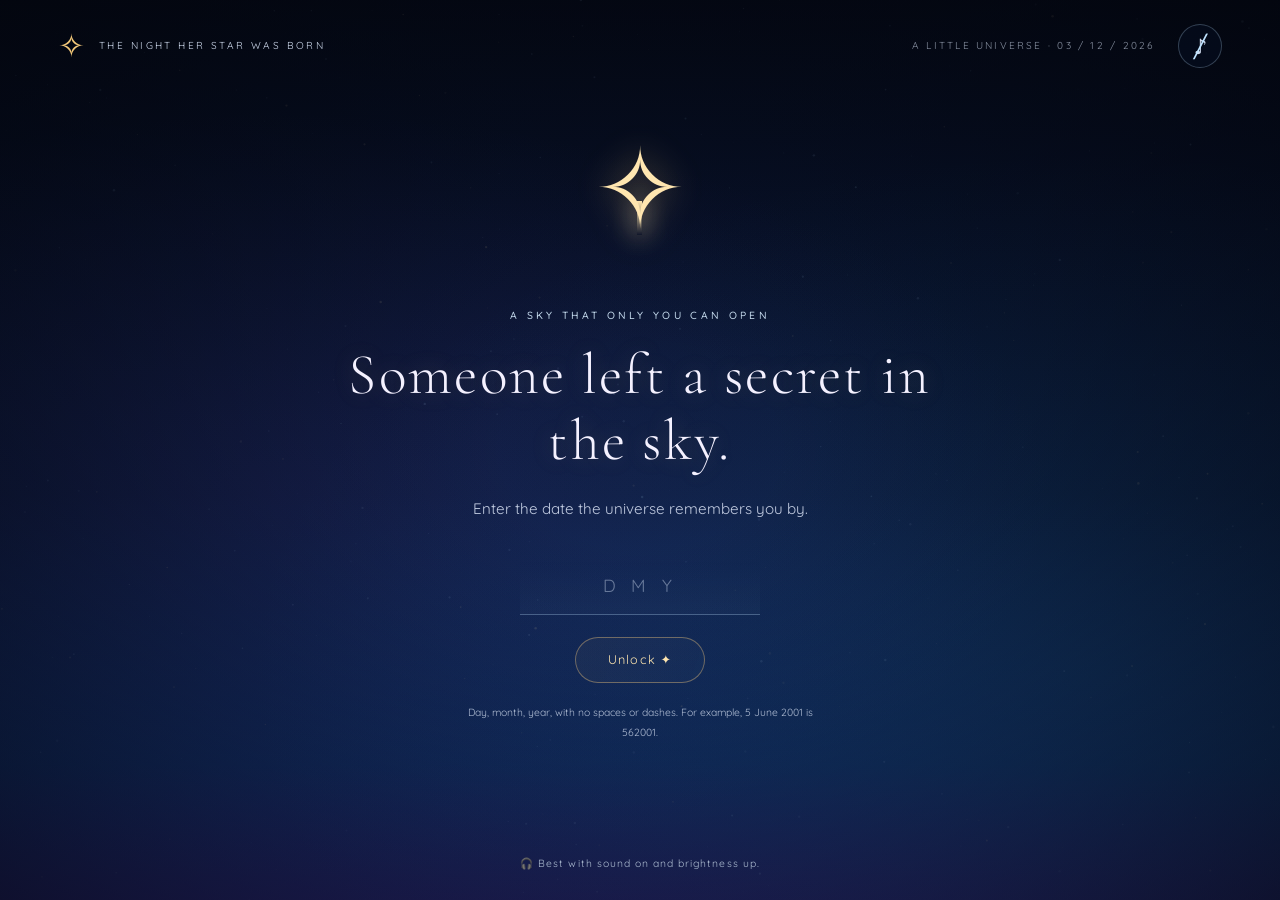
<file: index.html>
<!doctype html>
<html lang="en">
  <head>
    <meta charset="UTF-8" />
    <meta
      name="viewport"
      content="width=device-width, initial-scale=1, viewport-fit=cover"
    />
    <meta name="theme-color" content="#08122b" />
    <meta
      name="description"
      content="A little sky, a midnight wish, and a star born just for you."
    />
    <title>A star for Shaista ✨</title>
    <link rel="preconnect" href="https://fonts.googleapis.com" />
    <link rel="preconnect" href="https://fonts.gstatic.com" crossorigin />
    <link
      href="https://fonts.googleapis.com/css2?family=Caveat:wght@500&family=Cormorant+Garamond:ital,wght@0,300;0,500;1,500&family=Great+Vibes&family=Quicksand:wght@400;500&display=swap"
      rel="stylesheet"
    />
    <link rel="stylesheet" href="style.css" />
    <script src="script.js" defer></script>
  </head>
  <body data-scene="gate">
    <div class="sky" aria-hidden="true"></div>
    <div class="aurora" aria-hidden="true"></div>
    <canvas id="starfield" aria-hidden="true"></canvas>
    <div class="vignette" aria-hidden="true"></div>
    <div id="effects" aria-hidden="true"></div>
    <header class="site-header">
      <a
        class="wordmark"
        href="./index.html"
        aria-label="The night her star was born"
        ><span>✧</span><span id="brand"></span></a
      ><span class="edition" id="edition"></span
      ><button
        id="sound"
        class="icon-button"
        aria-label="Unmute sound"
        aria-pressed="false"
      >
        ♪<span class="sound-slash">╱</span>
      </button>
    </header>
    <main id="story">
      <section id="gate" class="scene active" aria-labelledby="gate-title">
        <div class="gate-content">
          <div class="keyhole" aria-hidden="true"><span>✧</span><i></i></div>
          <p class="eyebrow" data-copy="gateEyebrow"></p>
          <h1 id="gate-title" data-copy="gateTitle"></h1>
          <p class="subtitle" data-copy="gateSub"></p>
          <div class="gate-controls">
            <label
              class="sr-only"
              for="password"
              data-copy="passwordLabel"
            ></label
            ><input
              id="password"
              type="text"
              inputmode="numeric"
              autocomplete="off"
              maxlength="24"
              placeholder="D M Y"
              aria-describedby="password-hint gate-message"
            /><button id="unlock" class="pill" data-copy="unlock"></button>
          </div>
          <p id="password-hint" class="hint" data-copy="passwordHint"></p>
          <p id="gate-message" class="gate-message" aria-live="polite"></p>
        </div>
        <p class="scene-footer" data-copy="soundHint"></p>
      </section>
      <section
        id="locked"
        class="scene"
        aria-label="Waiting for midnight"
        inert
      >
        <div class="centered">
          <span class="waiting-star">✦</span>
          <h1 id="locked-line" aria-live="polite"></h1>
          <p id="clock" class="eyebrow" aria-live="off"></p>
          <p id="sky-hint" class="hint"></p>
        </div>
      </section>
      <section
        id="countdown"
        class="scene"
        aria-label="The last ten seconds"
        inert
      >
        <div class="centered">
          <p class="eyebrow" data-copy="countdownEyebrow"></p>
          <div class="count-halo"></div>
          <div id="number" aria-live="polite">10</div>
          <span class="waiting-star">✦</span>
        </div>
      </section>
      <section id="birth" class="scene" aria-label="A star is born" inert>
        <div id="birth-stars"></div>
        <canvas id="name-stars" aria-hidden="true"></canvas>
        <div class="centered birth-copy">
          <p class="eyebrow" data-copy="birthEyebrow"></p>
          <h1 id="birthday-title"></h1>
          <p id="birthday-sub" class="subtitle"></p>
        </div>
      </section>
      <section id="galaxy" class="scene" aria-labelledby="galaxy-title" inert>
        <div class="galaxy-heading">
          <p class="eyebrow" data-copy="galaxyEyebrow"></p>
          <h1 id="galaxy-title" data-copy="galaxyTitle"></h1>
        </div>
        <button class="moon" id="moon" aria-label="Moon"></button>
        <div id="constellations"></div>
        <button class="own-star" id="own-star" aria-label="Your own star">
          ✦</button
        ><button class="corner-star" id="corner-star" aria-label="A quiet star">
          ✧</button
        ><button id="shooting-star" aria-label="Catch a shooting star"></button>
        <div class="galaxy-footer">
          <p class="hint" id="guide" data-copy="guide"></p>
          <p class="eyebrow" id="progress"></p>
        </div>
      </section>
      <section
        id="secret"
        class="scene"
        aria-label="The secret nineteenth star"
        inert
      >
        <div class="centered">
          <p id="secret-line" class="eyebrow" data-copy="secretLine"></p>
          <button id="secret-star" aria-label="Open star nineteen">
            ✦<small data-copy="star19"></small>
          </button>
        </div>
        <article id="letter-panel" class="letter-panel" hidden>
          <div id="letter" aria-live="polite"></div>
          <button
            id="continue"
            class="pill"
            data-copy="continue"
            hidden
          ></button>
        </article>
      </section>
      <section id="wish" class="scene" aria-labelledby="wish-title" inert>
        <div class="centered">
          <p class="eyebrow" data-copy="wishEyebrow"></p>
          <h1 id="wish-title" data-copy="wishTitle"></h1>
          <button
            id="candle"
            aria-label="Hold for 2.2 seconds to blow out the candle"
          >
            <span class="flame"></span><span class="wick"></span
            ><span class="wax"></span><span class="smoke"></span>
          </button>
          <p id="wish-hint" class="hint" data-copy="wishHint"></p>
        </div>
      </section>
      <section id="dawn" class="scene" aria-label="A new day" inert>
        <div class="dawn-content">
          <p class="eyebrow" data-copy="dawnEyebrow"></p>
          <h1 id="final-line"></h1>
          <article id="certificate" class="certificate">
            <span class="certificate-star">✦</span>
            <p class="eyebrow" data-copy="certificateTitle"></p>
            <h2 id="certificate-name"></h2>
            <p id="certificate-date"></p>
            <p id="certificate-named"></p>
            <em data-copy="certificateMotto"></em>
            <p id="signature"></p>
          </article>
          <div class="final-buttons">
            <button id="replay" class="pill" data-copy="replay"></button
            ><button id="save" class="pill" data-copy="save"></button>
          </div>
        </div>
      </section>
    </main>
    <div id="modal" class="modal" hidden>
      <article
        class="glass"
        role="dialog"
        aria-modal="true"
        aria-labelledby="card-title"
        tabindex="-1"
      >
        <button
          id="close-card"
          class="close icon-button"
          aria-label="Close card"
        >
          ×
        </button>
        <div id="card-content"></div>
      </article>
    </div>
    <span id="preview-tag" hidden></span>
    <div id="cinema-start" hidden><p data-copy="cinemaStart"></p></div>
    <div id="blackout" aria-hidden="true"></div>
    <noscript>This sky needs JavaScript. Please enable it to begin.</noscript>
  </body>
</html>
</file>
<file: style.css>
:root {
  --void: #02040b;
  --night-0: #050a18;
  --night-1: #08122b;
  --navy: #0b1b3f;
  --blue: #12306b;
  --indigo: #2a2a7a;
  --violet: #5b3a9e;
  --teal: #1f8aa6;
  --rose: #d98cab;
  --gold: #f4c97a;
  --gold-soft: #ffe6b0;
  --starwhite: #f4f1ff;
  --ice: #bfe3ff;
  --glass-bg: rgba(10, 20, 50, 0.55);
  --glass-line: rgba(191, 227, 255, 0.25);
  --ease: cubic-bezier(0.22, 1, 0.36, 1);
}
* {
  box-sizing: border-box;
}
html,
body {
  margin: 0;
  width: 100%;
  height: 100%;
  overflow: hidden;
  overscroll-behavior: none;
}
body {
  background: var(--night-0);
  color: var(--starwhite);
  font:
    400 1.05rem/1.7 Quicksand,
    system-ui,
    sans-serif;
  touch-action: manipulation;
}
button,
input,
a {
  -webkit-tap-highlight-color: transparent;
}
button,
input {
  font: inherit;
}
button {
  color: inherit;
  cursor: pointer;
}
button:focus-visible,
a:focus-visible,
input:focus-visible {
  outline: 2px solid var(--gold);
  outline-offset: 6px;
}
button {
  min-width: 44px;
  min-height: 44px;
}
button:disabled {
  cursor: default;
}
h1,
h2,
p {
  margin: 0;
}
h1 {
  font:
    300 clamp(1.8rem, 6vw, 3.6rem)/1.14 "Cormorant Garamond",
    Georgia,
    serif;
  letter-spacing: 0.04em;
  text-shadow: 0 0 24px #f4c97a35;
}
h2 {
  font:
    300 2.5rem/1.2 "Cormorant Garamond",
    Georgia,
    serif;
}
button {
  border: 0;
  background: none;
}
a {
  color: inherit;
  text-decoration: none;
}
[hidden] {
  display: none !important;
}
.sky,
.aurora,
.vignette,
#starfield,
#effects,
#blackout {
  position: fixed;
  inset: 0;
  pointer-events: none;
}
.sky {
  background: linear-gradient(
    180deg,
    var(--night-0),
    var(--night-1) 25%,
    var(--navy) 55%,
    var(--blue) 85%,
    var(--indigo)
  );
  transition: opacity 2s;
}
.sky:after {
  content: "";
  position: absolute;
  inset: 0;
  background: linear-gradient(
    180deg,
    #101830,
    #34375a 35%,
    #845b85 65%,
    #d49199 85%,
    #f4c97a
  );
  opacity: 0;
  transition: opacity 14s;
}
.aurora {
  background:
    radial-gradient(ellipse at 22% 55%, #5b3a9e22, transparent 55%),
    radial-gradient(ellipse at 85% 75%, #1f8aa620, transparent 55%);
  animation: aurora 60s ease-in-out infinite alternate;
}
.vignette {
  background: radial-gradient(ellipse, transparent 15%, #02040baf 100%);
}
#starfield {
  width: 100%;
  height: 100%;
}
.site-header {
  position: fixed;
  top: 0;
  left: 0;
  right: 0;
  z-index: 15;
  display: flex;
  align-items: center;
  gap: 24px;
  padding: calc(24px + env(safe-area-inset-top)) 4.5vw;
  color: #cfdaed;
}
.wordmark {
  display: flex;
  gap: 12px;
  align-items: center;
  font-size: 0.63rem;
  letter-spacing: 0.24em;
  text-transform: uppercase;
}
.wordmark > span:first-child {
  font: 32px Georgia;
  color: var(--gold);
}
.edition {
  margin-left: auto;
  font-size: 0.63rem;
  letter-spacing: 0.22em;
  text-transform: uppercase;
  opacity: 0.65;
}
.icon-button {
  position: relative;
  border: 1px solid var(--glass-line);
  border-radius: 50%;
  background: #08122b55;
  font-size: 21px;
  width: 44px;
  height: 44px;
  line-height: 1;
}
.sound-slash {
  position: absolute;
  inset: 10px;
  font-size: 22px;
  color: var(--ice);
}
.scene {
  position: absolute;
  inset: 0;
  min-height: 100vh;
  min-height: 100dvh;
  opacity: 0;
  visibility: hidden;
  pointer-events: none;
  transition:
    opacity 1.6s var(--ease),
    visibility 1.6s;
  display: grid;
  place-items: center;
  padding: 100px 24px 65px;
}
.scene.active {
  opacity: 1;
  visibility: visible;
  pointer-events: auto;
}
.centered {
  text-align: center;
  width: min(900px, 100%);
  position: relative;
}
.eyebrow {
  font:
    500 0.7rem/1.7 Quicksand,
    system-ui,
    sans-serif;
  letter-spacing: 0.32em;
  text-transform: uppercase;
  color: #c4d9ec;
}
.subtitle {
  color: #c1cbe0;
  font-size: 0.95rem;
  line-height: 1.8;
}
.hint {
  font-size: 0.72rem;
  color: #aebbd2;
  line-height: 1.9;
}
.gate-content {
  text-align: center;
  width: min(800px, 100%);
  margin-top: -2vh;
}
.keyhole {
  height: 137px;
  position: relative;
  width: 100px;
  margin: 0 auto 35px;
  filter: drop-shadow(0 0 18px #f4c97a75);
  animation: breathe 4s ease-in-out infinite;
}
.keyhole > span {
  font: 110px/1 Georgia;
  color: var(--gold-soft);
}
.keyhole i {
  position: absolute;
  left: 47px;
  top: 66px;
  width: 5px;
  height: 34px;
  background: linear-gradient(var(--gold-soft), transparent);
  box-shadow: 0 0 24px #ffe6b0;
}
.gate-content h1 {
  max-width: 680px;
  margin: 19px auto 20px;
}
.gate-content h1 em {
  color: var(--gold-soft);
  font-weight: 300;
}
.gate-controls {
  display: flex;
  flex-direction: column;
  align-items: center;
  gap: 22px;
  margin-top: 32px;
}
input {
  border: 0;
  border-bottom: 1px solid #bfe3ff50;
  background: linear-gradient(0deg, #bfe3ff07, transparent);
  color: var(--starwhite);
  padding: 13px 18px;
  width: 240px;
  text-align: center;
  letter-spacing: 0.3em;
  outline: none;
  font-size: 1.1rem;
  border-radius: 0;
}
input::placeholder {
  color: #bac7dd80;
}
.pill {
  border: 1px solid #f4c97a66;
  border-radius: 40px;
  background: linear-gradient(110deg, #f4c97a0b, #bfe3ff06);
  padding: 11px 32px;
  min-height: 46px;
  color: var(--gold-soft);
  font-size: 0.79rem;
  letter-spacing: 0.1em;
  transition:
    background 0.4s,
    box-shadow 0.4s;
}
.pill:hover {
  background: #f4c97a16;
  box-shadow: 0 0 28px #f4c97a12;
}
#password-hint {
  max-width: 350px;
  margin: 20px auto 0;
  font-size: 0.65rem;
}
.gate-message {
  min-height: 38px;
  font-size: 0.75rem;
  color: var(--gold-soft);
  margin-top: 10px;
}
.scene-footer {
  position: absolute;
  bottom: calc(27px + env(safe-area-inset-bottom));
  font-size: 0.65rem;
  letter-spacing: 0.1em;
  color: #acbbd0;
}
.waiting-star {
  display: block;
  font-size: 25px;
  color: var(--gold-soft);
  text-shadow: 0 0 30px var(--gold);
  animation: breathe 3s infinite;
}
.centered h1 {
  margin: 27px auto;
}
#locked-line {
  min-height: 100px;
  transition:
    opacity 0.7s,
    filter 0.7s;
}
#clock {
  font-size: 0.68rem;
}
#sky-hint {
  margin-top: 35px;
  opacity: 0;
  transition: opacity 2s;
}
body[data-scene="locked"] .aurora,
body[data-scene="countdown"] .aurora {
  opacity: 0.25;
}
body[data-scene="countdown"] .sky {
  opacity: 0.4;
}
#number {
  font:
    300 clamp(7rem, 32vw, 18rem)/1.2 "Cormorant Garamond",
    Georgia,
    serif;
  text-shadow: 0 0 60px #f4c97a55;
  position: relative;
}
.count-beat {
  animation: countbeat 1s var(--ease);
}
.count-halo {
  position: absolute;
  top: 50%;
  left: 50%;
  width: var(--halo, 90px);
  height: var(--halo, 90px);
  border: 1px solid #f4c97a30;
  border-radius: 50%;
  transform: translate(-50%, -50%);
  box-shadow: 0 0 60px #f4c97a16;
  transition:
    width 1s,
    height 1s;
}
#birth-stars {
  position: absolute;
  inset: 0;
  overflow: hidden;
}
.birth-star {
  position: absolute;
  left: 50%;
  top: 50%;
  font-size: 15px;
  color: var(--gold-soft);
  text-shadow: 0 0 22px var(--gold);
  animation: spiral 4s var(--ease) both;
  animation-delay: var(--delay);
}
#name-stars {
  position: absolute;
  inset: 0;
  width: 100%;
  height: 100%;
}
.birth-copy {
  opacity: 0;
  transition: opacity 2s;
}
.birth-copy.visible {
  opacity: 1;
}
#birthday-sub {
  opacity: 0;
  transition: opacity 2s;
}
.galaxy-heading {
  position: absolute;
  top: 112px;
  text-align: center;
  pointer-events: none;
}
.galaxy-heading h1 {
  font-size: clamp(2rem, 4vw, 3rem);
  margin-top: 8px;
}
#constellations {
  position: absolute;
  inset: 180px 8% 100px;
  transition: transform 0.9s var(--ease);
}
.cluster {
  position: absolute;
  left: var(--x);
  top: var(--y);
  width: 165px;
  height: 115px;
  transform: translate(-50%, -50%);
  transition:
    opacity 0.9s,
    transform 0.9s;
  color: var(--accent);
}
.cluster svg {
  position: absolute;
  inset: 0;
  width: 100%;
  height: 100%;
  overflow: visible;
}
.cluster path {
  fill: none;
  stroke: currentColor;
  stroke-width: 0.6;
  opacity: 0.45;
}
.cluster circle {
  fill: currentColor;
  filter: drop-shadow(0 0 5px currentColor);
}
.cluster-label {
  position: absolute;
  top: 82px;
  left: 50%;
  transform: translateX(-50%);
  white-space: nowrap;
  font-size: 0.77rem;
  letter-spacing: 0.08em;
  color: var(--starwhite);
}
.cluster-label small {
  display: block;
  font-size: 0.54rem;
  letter-spacing: 0.22em;
  text-transform: uppercase;
  color: #aebed7;
  margin-top: 4px;
}
.cluster .cluster-open {
  position: absolute;
  inset: 0;
  width: 100%;
  height: 100%;
  z-index: 2;
}
.cluster.done {
  color: var(--gold) !important;
}
.cluster.done .cluster-label {
  color: var(--gold-soft);
}
.cluster.focused {
  z-index: 5;
  transform: translate(-50%, -50%) scale(1.4);
}
#constellations.focused .cluster:not(.focused) {
  opacity: 0.18;
}
.star-choice {
  position: absolute;
  border-radius: 50%;
  padding: 0;
  color: var(--accent);
  font-size: 19px;
  transform: translate(-50%, -50%);
  text-shadow: 0 0 13px currentColor;
  animation: breathe 3s infinite;
  z-index: 3;
}
.star-choice.seen {
  color: var(--gold);
  animation: none;
}
.cluster:not(.focused) .star-choice {
  pointer-events: none;
  opacity: 0;
}
.cluster.focused .cluster-open {
  pointer-events: none;
}
.own-star {
  position: absolute;
  top: 50%;
  left: 50%;
  transform: translate(-50%, -50%);
  color: var(--gold-soft);
  font-size: 32px;
  text-shadow: 0 0 35px var(--gold);
  animation: glow 3s infinite;
}
.moon {
  position: absolute;
  top: 105px;
  right: 8%;
  width: 65px;
  height: 65px;
  border-radius: 50%;
  background:
    radial-gradient(circle at 30% 36%, #bec8d633 0 9%, transparent 10%),
    radial-gradient(circle at 65% 65%, #bcc1ce44 0 15%, transparent 16%),
    radial-gradient(circle at 35% 35%, #fff2d9, #d7d8df 60%, #98abc3);
  box-shadow:
    0 0 45px #bfe3ff24,
    inset -12px -8px 15px #0b1b3f70;
  opacity: 0.8;
}
.corner-star {
  position: absolute;
  bottom: 20px;
  left: 10px;
  opacity: 0.35;
  color: var(--ice);
}
.galaxy-footer {
  position: absolute;
  bottom: 28px;
  text-align: center;
  padding: 0 20px;
}
.galaxy-footer .eyebrow {
  font-size: 0.59rem;
  margin-top: 13px;
}
.firefly {
  position: absolute;
  left: 18%;
  top: 36%;
  width: 5px;
  height: 5px;
  background: var(--gold-soft);
  border-radius: 50%;
  box-shadow: 0 0 18px 5px #f4c97a66;
  animation: firefly 5s ease-in-out infinite;
  pointer-events: none;
}
#shooting-star {
  position: absolute;
  top: 20%;
  left: -150px;
  width: 100px;
  height: 56px;
  opacity: 0;
  z-index: 8;
}
#shooting-star:before {
  content: "";
  display: block;
  height: 1px;
  width: 100px;
  background: linear-gradient(90deg, transparent, var(--ice));
  box-shadow: 0 0 8px var(--ice);
}
#shooting-star.shooting {
  animation: shoot 1.4s linear;
}
.modal {
  position: fixed;
  inset: 0;
  z-index: 30;
  background: #02040b77;
  backdrop-filter: blur(6px);
  display: grid;
  place-items: center;
  padding: 24px;
  opacity: 0;
  transition: opacity 0.45s;
}
.modal.open {
  opacity: 1;
}
.glass {
  width: min(480px, 100%);
  max-height: 85vh;
  max-height: 85dvh;
  overflow: auto;
  position: relative;
  background: var(--glass-bg);
  backdrop-filter: blur(18px);
  border: 1px solid var(--glass-line);
  border-radius: 22px;
  padding: 3.5rem 1.6rem 2rem;
  text-align: center;
  box-shadow: 0 0 70px
    color-mix(in srgb, var(--accent, var(--ice)) 15%, transparent);
  transform: translateY(24px) scale(0.92);
  filter: blur(12px);
  transition:
    transform 0.7s var(--ease),
    filter 0.7s,
    opacity 0.45s;
}
.modal.open .glass {
  transform: none;
  filter: blur(0);
}
.close {
  position: absolute;
  top: 12px;
  right: 12px;
  z-index: 2;
  font-size: 26px;
  background: #08122b80;
}
.card-text {
  font:
    500 italic clamp(1.6rem, 5vw, 2.2rem)/1.5 "Cormorant Garamond",
    Georgia,
    serif;
  margin: 22px 0;
}
.card-title {
  font-size: 0.7rem;
  letter-spacing: 0.2em;
  text-transform: uppercase;
  color: var(--ice);
}
.card-from {
  font-size: 0.67rem;
  letter-spacing: 0.12em;
  color: var(--gold-soft);
}
.card-nav {
  display: flex;
  justify-content: center;
  gap: 14px;
  margin-top: 26px;
}
.polaroid {
  background: #f4f1ff;
  padding: 12px 12px 18px;
  color: var(--navy);
  transform: rotate(-1.5deg);
  border-radius: 2px;
}
.photo {
  aspect-ratio: 4/5;
  width: 100%;
  position: relative;
  overflow: hidden;
  background:
    radial-gradient(ellipse at 80% 80%, #288e9a, transparent 60%),
    radial-gradient(ellipse at 25% 25%, #62508c, transparent 65%),
    linear-gradient(#0b1b3f, #29397b);
  display: grid;
  place-items: center;
  color: var(--gold-soft);
  font-size: 32px;
  cursor: zoom-in;
}
.photo:before {
  content: "·　✧　　　 ·\A　　　·　　✦\A　·　　　　　·";
  white-space: pre;
  position: absolute;
  inset: 20px;
  font-size: 18px;
  opacity: 0.5;
  line-height: 4;
}
.photo img {
  position: absolute;
  width: 100%;
  height: 100%;
  object-fit: cover;
  transition: transform 0.8s;
}
.photo.zoomed img {
  transform: scale(1.4);
}
.polaroid p {
  font:
    500 1.4rem/1.3 Caveat,
    cursive;
  margin: 16px 0 6px;
}
.polaroid small {
  font-size: 0.64rem;
}
.poem-line {
  opacity: 0;
  animation: textin 1.2s var(--ease) forwards;
  animation-delay: var(--delay);
  font:
    500 1.4rem/1.8 "Cormorant Garamond",
    Georgia,
    serif;
  color: var(--gold-soft);
}
.forecast {
  animation: flip 0.7s var(--ease);
}
.ticket {
  border: 1px dashed var(--gold);
  padding: 25px 15px;
  border-radius: 12px;
  background: linear-gradient(110deg, transparent, #f4c97a14, transparent);
}
.ticket h2 {
  padding-bottom: 20px;
  border-bottom: 1px dashed #f4c97a77;
}
.envelope {
  font-size: 50px;
  animation: textin 1.4s;
}
.equalizer {
  display: flex;
  gap: 5px;
  justify-content: center;
  height: 38px;
  align-items: center;
  margin: 20px;
}
.equalizer i {
  width: 4px;
  height: 25px;
  background: var(--gold);
  animation: breathe 1.7s infinite alternate;
}
.equalizer i:nth-child(2) {
  animation-delay: 0.6s;
}
.equalizer i:nth-child(3) {
  animation-delay: 1.1s;
}
#secret-star {
  font: 110px/1 Georgia;
  color: var(--gold-soft);
  text-shadow: 0 0 50px var(--gold);
  margin-top: 40px;
  animation: descend 7s var(--ease) both;
}
#secret-star small {
  display: block;
  font:
    500 0.7rem Quicksand,
    system-ui;
  letter-spacing: 0.25em;
  margin-top: 26px;
}
.letter-panel {
  position: absolute;
  inset: 95px max(20px, calc((100% - 800px) / 2)) 25px;
  padding: 32px clamp(20px, 5vw, 60px);
  border: 1px solid var(--glass-line);
  border-radius: 22px;
  background: linear-gradient(120deg, #0b1b3ff5, #08122bf2);
  overflow: auto;
  box-shadow: 0 0 70px #f4c97a0b;
}
#letter {
  font:
    500 clamp(1.25rem, 3.4vw, 1.7rem)/1.8 Caveat,
    cursive;
}
#letter p {
  margin-bottom: 20px;
}
#letter p:last-child {
  font-size: 1.3em;
  color: var(--gold-soft);
}
#letter .typing:after {
  content: "│";
  animation: glow 1s infinite;
}
.letter-panel .pill {
  display: block;
  margin: 30px auto 10px;
}
#candle {
  position: relative;
  display: block;
  margin: 95px auto 50px;
  width: 110px;
  height: 180px;
  animation: float 5s ease-in-out infinite;
  touch-action: none;
}
.wax {
  position: absolute;
  left: 25px;
  top: 35px;
  width: 60px;
  height: 135px;
  background: linear-gradient(90deg, #a49183, #fae6bf 40%, #d0b897);
  border-radius: 6px 6px 10px 10px;
  box-shadow: 0 0 90px #f4c97a19;
}
.wax:before {
  content: "";
  position: absolute;
  top: -5px;
  left: 0;
  right: 0;
  height: 11px;
  border-radius: 50%;
  background: #fff0d0;
}
.wick {
  position: absolute;
  top: 23px;
  left: 53px;
  width: 3px;
  height: 15px;
  background: #332927;
  z-index: 1;
}
.flame {
  position: absolute;
  left: 40px;
  top: -30px;
  width: 31px;
  height: 58px;
  border-radius: 50% 50% 45% 45%;
  background: radial-gradient(
    ellipse at 50% 80%,
    #fff9df 5%,
    #ffe6b0 35%,
    #f4a246 65%,
    transparent 72%
  );
  box-shadow: 0 0 45px 15px #f4c97a30;
  transform-origin: 50% 100%;
  animation: flicker 3s ease-in-out infinite;
  transition:
    opacity 0.7s,
    transform 2.2s;
}
.holding .flame {
  animation: none;
  transform: skewX(35deg) scale(0.12);
  opacity: 0.3;
}
.out .flame {
  opacity: 0;
  transform: scale(0);
  animation: none;
}
.smoke {
  position: absolute;
  left: 53px;
  top: 0;
  width: 12px;
  height: 45px;
  background: linear-gradient(transparent, #cfdbdf55);
  filter: blur(5px);
  opacity: 0;
}
.out .smoke {
  animation: smoke 3s ease-out;
}
body[data-scene="dawn"] .sky:after {
  opacity: 1;
}
.dawn-content {
  text-align: center;
  max-width: 820px;
}
.dawn-content h1 {
  font-size: clamp(1.7rem, 4vw, 2.8rem);
  max-width: 700px;
  margin: 14px auto 28px;
}
.certificate {
  position: relative;
  border: 1px solid #f4c97a88;
  outline: 1px solid #f4c97a40;
  outline-offset: -8px;
  border-radius: 4px;
  background: #08122b70;
  padding: 24px 35px;
  margin: auto;
  max-width: 550px;
  opacity: 0;
  transform: translateY(20px);
  transition:
    opacity 2s,
    transform 2s;
  box-shadow: 0 0 70px #f4c97a15;
}
.certificate.visible {
  opacity: 1;
  transform: none;
}
.certificate-star {
  font-size: 24px;
  color: var(--gold);
}
.certificate h2 {
  font:
    400 clamp(3.3rem, 9vw, 5rem)/1.4 "Great Vibes",
    cursive;
  color: var(--gold-soft);
  margin: 4px 0;
}
.certificate p:not(.eyebrow) {
  font-size: 0.72rem;
  line-height: 2;
}
.certificate em {
  display: block;
  font:
    italic 1.2rem "Cormorant Garamond",
    Georgia,
    serif;
  margin-top: 15px;
}
.certificate #signature {
  font:
    500 1.6rem Caveat,
    cursive;
  margin-top: 12px;
}
.certificate .eyebrow {
  font-size: 0.57rem;
}
.final-buttons {
  display: flex;
  gap: 15px;
  justify-content: center;
  margin-top: 25px;
}
.final-buttons .pill {
  font-size: 0.65rem;
  padding: 10px 22px;
}
.ripple {
  position: fixed;
  width: 20px;
  height: 20px;
  border: 1px solid #bfe3ff88;
  border-radius: 50%;
  animation: ripple 0.9s ease-out forwards;
}
.new-star {
  position: fixed;
  color: var(--gold-soft);
  text-shadow: 0 0 14px var(--gold);
  animation: textin 1s;
}
.bloom {
  position: fixed;
  inset: -50%;
  background: radial-gradient(circle, #ffe6b040, transparent 40%);
  animation: bloom 4s ease-out forwards;
}
.wave {
  position: fixed;
  inset: 0;
  background: linear-gradient(90deg, transparent, #bfe3ff18, transparent);
  animation: wave 3s ease-out forwards;
}
.spark {
  position: fixed;
  width: 3px;
  height: 3px;
  background: var(--gold-soft);
  border-radius: 50%;
  box-shadow: 0 0 8px var(--gold);
  animation: spark 3s var(--ease) forwards;
}
#blackout {
  z-index: 50;
  background: #000;
  opacity: 0;
  transition: opacity 1s;
}
#blackout.dark {
  opacity: 1;
}
#cinema-start {
  position: fixed;
  inset: 0;
  background: #000;
  z-index: 60;
  display: grid;
  place-items: center;
  font-size: 0.7rem;
  letter-spacing: 0.2em;
}
.cinema,
.cinema * {
  cursor: none !important;
}
.cinema .site-header,
.cinema .hint,
.cinema .galaxy-footer,
.cinema .final-buttons,
.cinema .card-nav,
.cinema .close,
.cinema #continue {
  display: none !important;
}
.cinema .scene {
  padding-top: 40px;
}
.cinema .galaxy-heading {
  top: 65px;
}
.cinema .letter-panel {
  inset: 60px max(30px, calc((100% - 1000px) / 2)) 40px;
}
.sr-only {
  position: absolute;
  width: 1px;
  height: 1px;
  overflow: hidden;
  clip: rect(0, 0, 0, 0);
}
.shake {
  animation: shake 0.65s;
}
.low-performance .glass,
.low-performance .modal {
  backdrop-filter: none;
}
.low-performance .aurora {
  animation: none;
}
@keyframes breathe {
  50% {
    opacity: 0.55;
    transform: scale(1.06);
  }
}
@keyframes glow {
  50% {
    opacity: 0.55;
  }
}
@keyframes aurora {
  to {
    transform: translate(5%, -4%) scale(1.1);
  }
}
@keyframes float {
  50% {
    transform: translateY(-10px);
  }
}
@keyframes flicker {
  50% {
    transform: scale(0.94, 1.05) rotate(3deg);
  }
}
@keyframes ripple {
  to {
    transform: translate(-50%, -50%) scale(9);
    opacity: 0;
  }
}
@keyframes textin {
  from {
    opacity: 0;
    filter: blur(8px);
    transform: translateY(12px);
  }
  to {
    opacity: 1;
    filter: blur(0);
    transform: none;
  }
}
@keyframes countbeat {
  0% {
    opacity: 0;
    transform: scale(0.85);
    filter: blur(10px);
  }
  35% {
    opacity: 1;
    transform: scale(1);
    filter: blur(0);
  }
  55% {
    transform: scale(1.06);
  }
  80% {
    opacity: 1;
  }
  100% {
    opacity: 0;
    transform: translate(35px, -35px) scale(0.7);
  }
}
@keyframes spiral {
  from {
    transform: translate(-50%, -50%) rotate(-80deg) scale(0);
    opacity: 0;
  }
  to {
    transform: translate(var(--tx), var(--ty)) rotate(0);
    opacity: 1;
  }
}
@keyframes bloom {
  0% {
    opacity: 0;
    transform: scale(0.1);
  }
  40% {
    opacity: 1;
  }
  100% {
    opacity: 0;
    transform: scale(1.7);
  }
}
@keyframes wave {
  from {
    transform: translateX(-100%);
  }
  to {
    transform: translateX(100%);
  }
}
@keyframes firefly {
  50% {
    transform: translate(25px, -30px);
  }
}
@keyframes descend {
  from {
    opacity: 0;
    transform: translateY(-60vh);
  }
  45% {
    opacity: 0;
  }
  to {
    opacity: 1;
    transform: none;
  }
}
@keyframes shoot {
  0% {
    opacity: 0;
    transform: translate(0, 0) rotate(25deg);
  }
  15% {
    opacity: 1;
  }
  100% {
    opacity: 0;
    transform: translate(120vw, 50vh) rotate(25deg);
  }
}
@keyframes smoke {
  20% {
    opacity: 0.6;
  }
  to {
    opacity: 0;
    transform: translate(15px, -80px) scale(2);
  }
}
@keyframes spark {
  to {
    transform: translate(var(--tx), var(--ty));
    opacity: 0;
  }
}
@keyframes flip {
  from {
    transform: perspective(800px) rotateY(90deg);
    opacity: 0;
  }
  to {
    transform: none;
    opacity: 1;
  }
}
@keyframes shake {
  25%,
  75% {
    transform: translateX(-5px);
  }
  50% {
    transform: translateX(5px);
  }
}
@media (min-width: 900px) {
  .gate-content h1 {
    font-size: 3.6rem;
  }
  .gate-controls {
    margin-top: 36px;
  }
  .gate-content {
    margin-top: -10px;
  }
  .gate-content h1 {
    max-width: 650px;
  }
  .keyhole {
    margin-bottom: 35px;
  }
  .gate-content > .eyebrow {
    font-size: 0.65rem;
  }
  .cluster {
    width: 190px;
    height: 130px;
  }
  .cluster-label {
    top: 102px;
  }
  .moon {
    width: 85px;
    height: 85px;
  }
  .galaxy-heading h1 {
    font-size: 3.2rem;
  }
  #constellations {
    inset: 190px 12% 110px;
  }
  .letter-panel {
    padding-top: 40px;
  }
}
@media (max-width: 600px) {
  .site-header {
    padding: 17px 20px;
  }
  .wordmark {
    font-size: 0.48rem;
    letter-spacing: 0.18em;
    gap: 8px;
  }
  .wordmark > span:first-child {
    font-size: 27px;
  }
  .edition {
    display: none;
  }
  #sound {
    margin-left: auto;
  }
  .scene {
    padding: 85px 22px 55px;
  }
  .gate-content {
    margin-top: -5px;
  }
  .keyhole {
    height: 90px;
    width: 75px;
    margin-bottom: 23px;
  }
  .keyhole > span {
    font-size: 85px;
  }
  .keyhole i {
    left: 36px;
    top: 51px;
    height: 26px;
  }
  .gate-content > .eyebrow {
    font-size: 0.55rem;
    letter-spacing: 0.25em;
  }
  .gate-content h1 {
    margin: 19px auto 16px;
    max-width: 330px;
    font-size: 2.35rem;
  }
  .subtitle {
    font-size: 0.8rem;
  }
  .gate-controls {
    margin-top: 23px;
    gap: 20px;
  }
  #password-hint {
    font-size: 0.58rem;
    max-width: 270px;
    margin-top: 16px;
  }
  .scene-footer {
    font-size: 0.57rem;
    bottom: 18px;
  }
  .gate-message {
    font-size: 0.65rem;
  }
  .galaxy-heading {
    top: 88px;
  }
  .galaxy-heading .eyebrow {
    font-size: 0.52rem;
  }
  .galaxy-heading h1 {
    font-size: 1.85rem;
  }
  .moon {
    top: 160px;
    right: 20px;
    width: 44px;
    height: 44px;
    opacity: 0.65;
  }
  #constellations {
    inset: 120px 0 95px;
  }
  .cluster {
    width: 115px;
    height: 88px;
  }
  .cluster-label {
    font-size: 0.65rem;
    top: 73px;
  }
  .cluster-label small {
    font-size: 0.46rem;
  }
  .cluster.focused {
    transform: translate(-50%, -50%) scale(1.2);
  }
  .galaxy-footer {
    bottom: 20px;
  }
  .galaxy-footer .hint {
    font-size: 0.6rem;
    max-width: 270px;
  }
  .own-star {
    font-size: 26px;
  }
  .modal {
    padding: 18px;
  }
  .glass {
    padding: 60px 20px 24px;
    max-height: 86dvh;
  }
  .photo {
    max-height: 42dvh;
  }
  .letter-panel {
    inset: 80px 14px 20px;
    padding: 25px 22px;
  }
  #candle {
    margin-top: 80px;
  }
  .dawn-content h1 {
    font-size: 1.75rem;
    margin-bottom: 20px;
  }
  .certificate {
    padding: 16px 18px;
  }
  .certificate h2 {
    font-size: 3.6rem;
  }
  .certificate .eyebrow {
    font-size: 0.49rem;
  }
  .certificate p:not(.eyebrow) {
    font-size: 0.61rem;
  }
  .final-buttons {
    gap: 9px;
    margin-top: 19px;
  }
  .final-buttons .pill {
    font-size: 0.57rem;
    padding: 9px 14px;
  }
  .dawn-content > .eyebrow {
    font-size: 0.55rem;
  }
}
@media (max-height: 680px) {
  .keyhole {
    height: 70px;
    margin-bottom: 16px;
  }
  .keyhole > span {
    font-size: 70px;
  }
  .keyhole i {
    top: 42px;
    height: 20px;
  }
  .gate-content h1 {
    font-size: 2rem;
    margin: 13px auto;
  }
  .gate-controls {
    gap: 14px;
    margin-top: 16px;
  }
  #password-hint {
    margin-top: 12px;
  }
  .gate-message {
    min-height: 30px;
  }
  .certificate {
    padding: 12px 20px;
  }
  .certificate h2 {
    font-size: 3rem;
  }
  .dawn-content h1 {
    font-size: 1.55rem;
    margin: 10px auto 14px;
  }
  .certificate-star {
    font-size: 18px;
  }
  .final-buttons {
    margin-top: 16px;
  }
  .dawn-content {
    margin-top: 4px;
  }
}
@media (prefers-reduced-motion: reduce) {
  *,
  *:before,
  *:after {
    animation-duration: 0.7s !important;
    animation-iteration-count: 1 !important;
    scroll-behavior: auto !important;
  }
  .aurora {
    animation: none;
  }
  .scene {
    transition-duration: 0.7s;
  }
  .flame {
    animation: none;
  }
}
/* Unfocused constellations show only their small drawn stars, not hit targets. */
.cluster:not(.focused) .star-choice {
  animation: none;
  visibility: hidden;
}
.cluster.focused .star-choice {
  visibility: visible;
}
/* A rehearsal reminder, never shown in the real experience or recorded film. */
#preview-tag {
  position: fixed;
  right: max(12px, env(safe-area-inset-right));
  bottom: max(8px, env(safe-area-inset-bottom));
  z-index: 45;
  pointer-events: none;
  font-size: 0.5rem;
  letter-spacing: 0.18em;
  color: var(--ice);
  opacity: 0.6;
}
.cinema #preview-tag { display: none; }
</file>
